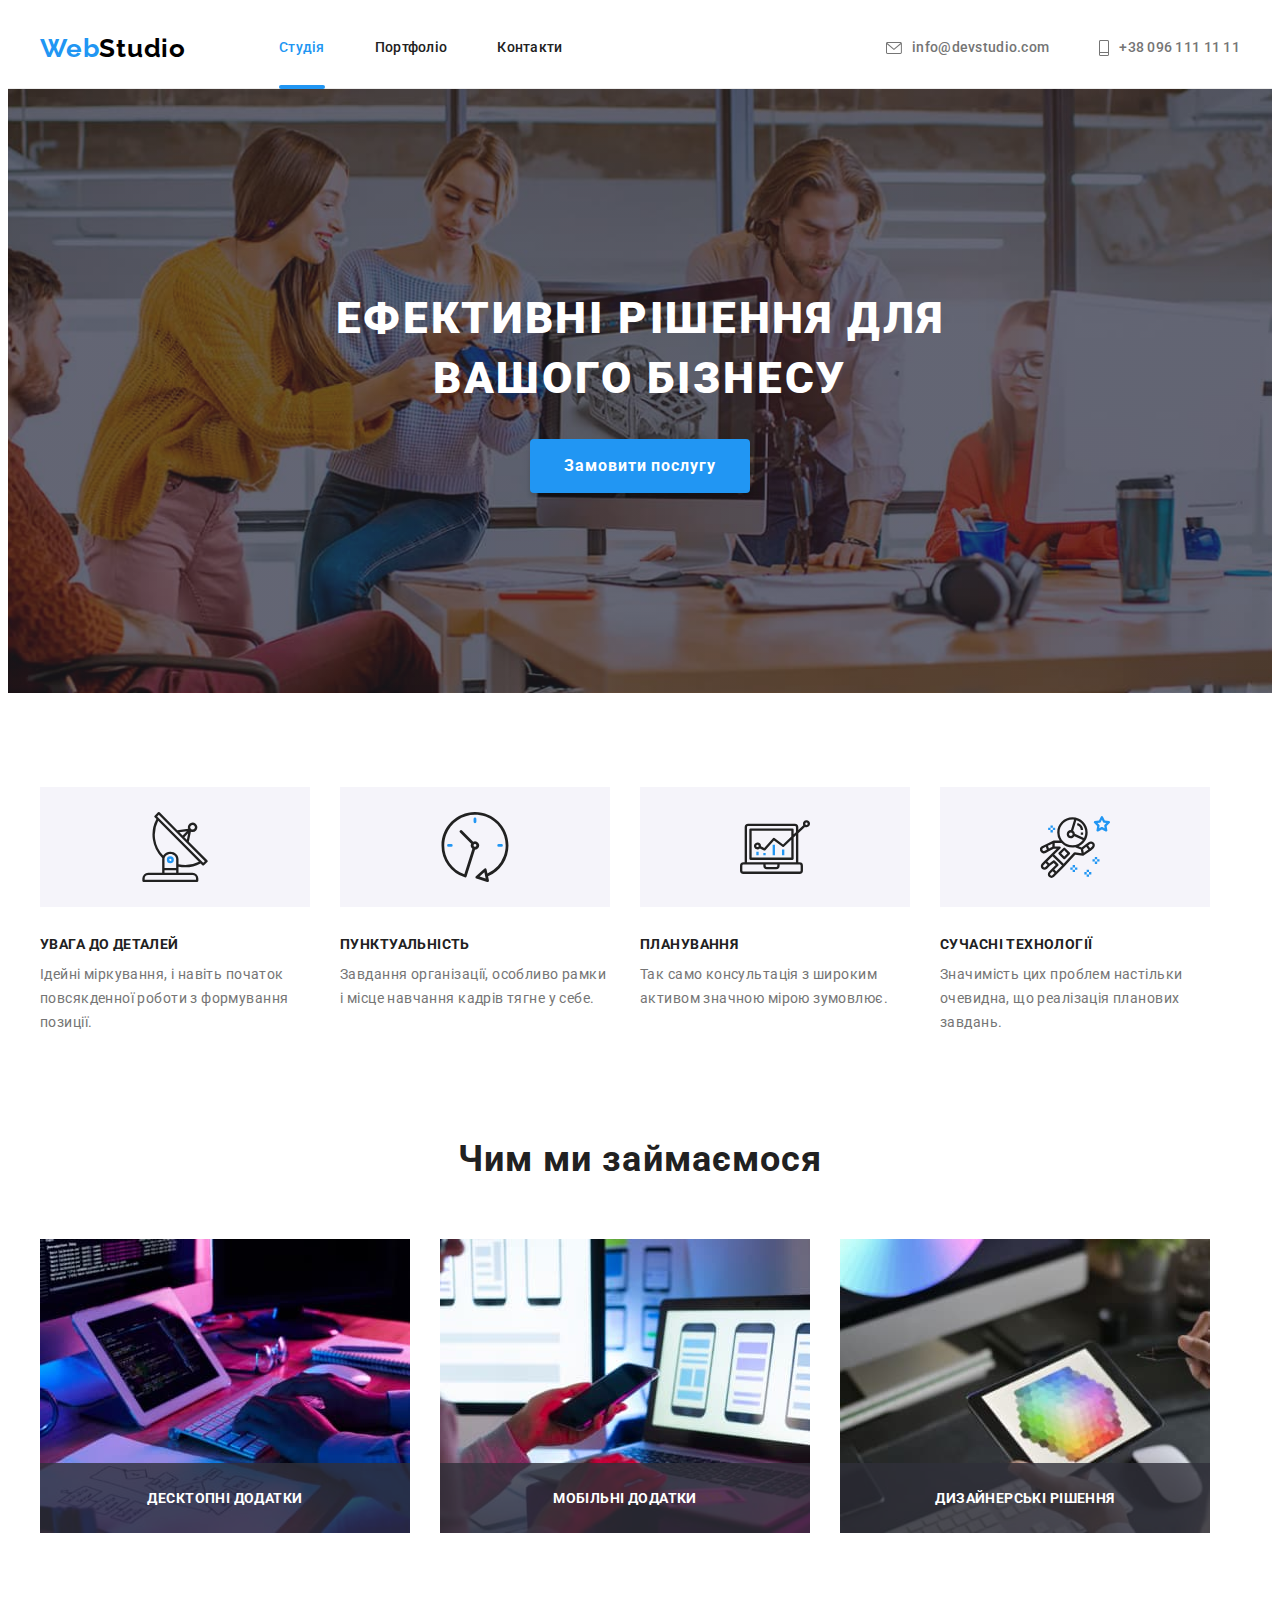
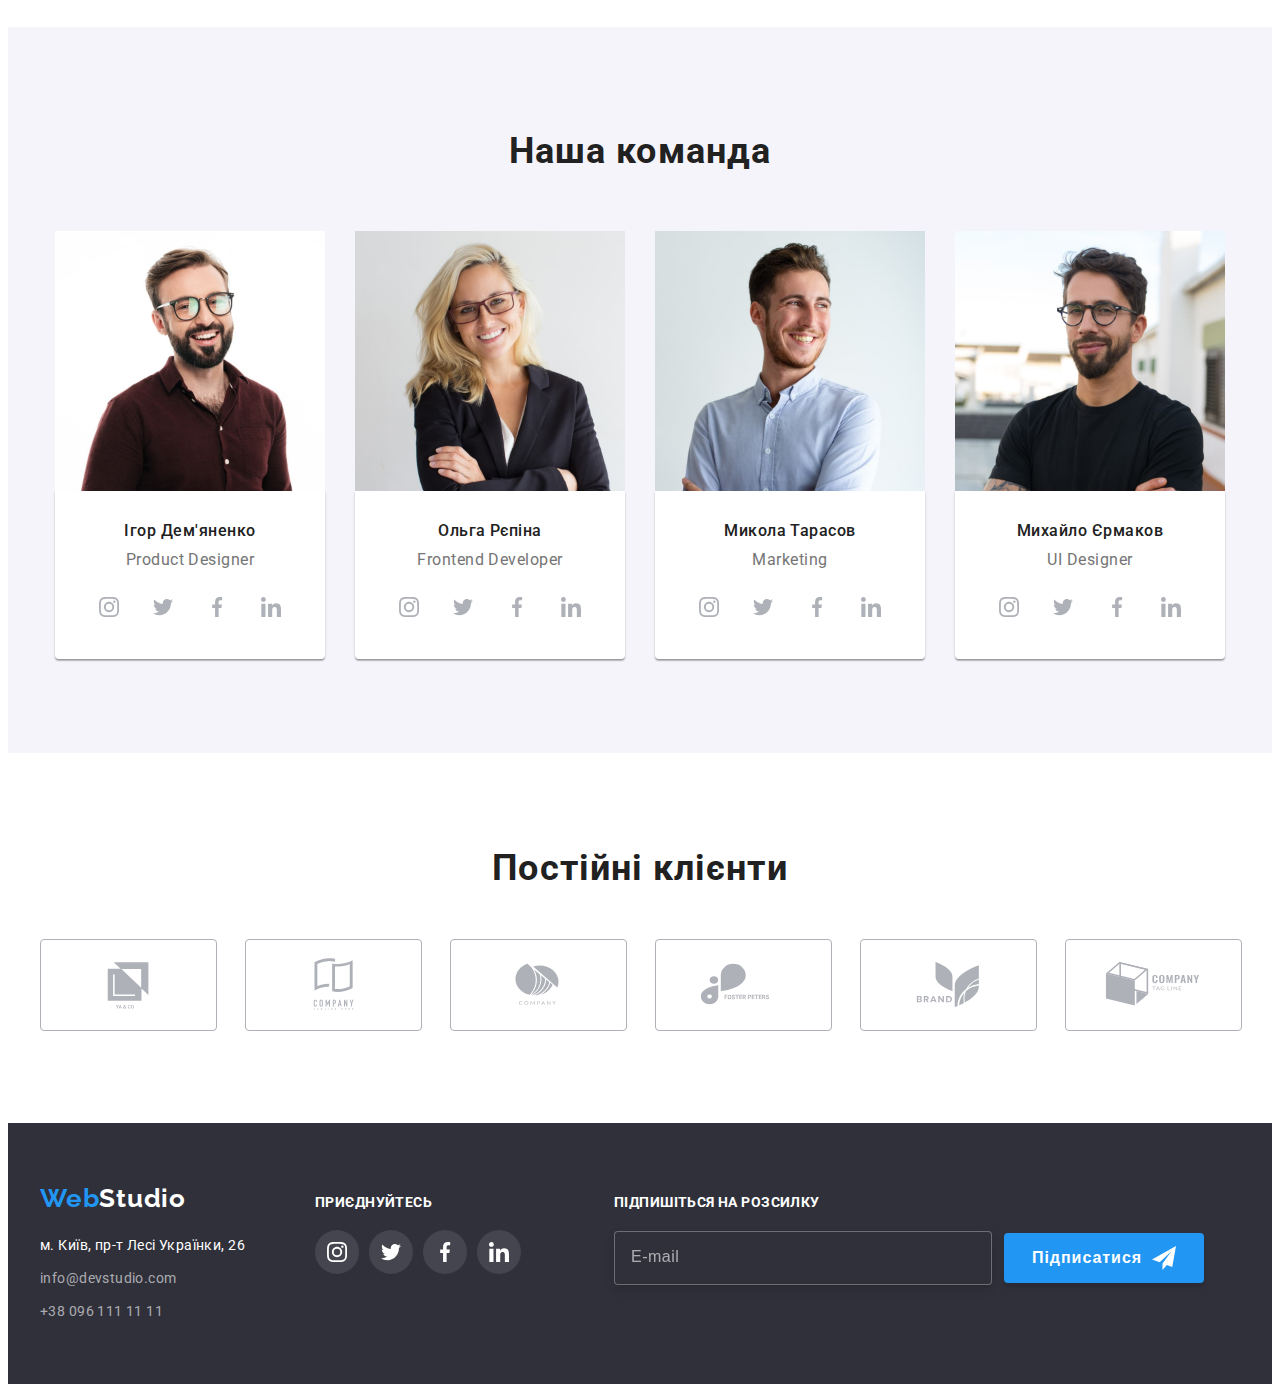
<file: index.html>
<!DOCTYPE html>
<html lang="uk-UA">
  <head>
    <meta charset="UTF-8" />
    <meta http-equiv="X-UA-Compatible" content="IE=edge" />
    <meta name="viewport" content="width=device-width, initial-scale=1.0" />
    <title>WebStudio</title>
    <link rel="preconnect" href="https://fonts.googleapis.com" />
    <link rel="preconnect" href="https://fonts.gstatic.com" crossorigin />
    <link
      href="https://fonts.googleapis.com/css2?family=Raleway:wght@700&family=Roboto:wght@400;500;700;900&display=swap"
      rel="stylesheet"
    />
    <link
      rel="stylesheet"
      href="https://cdnjs.cloudflare.com/ajax/libs/modern-normalize/1.1.0/modern-normalize.min.css"
      integrity="sha512-wpPYUAdjBVSE4KJnH1VR1HeZfpl1ub8YT/NKx4PuQ5NmX2tKuGu6U/JRp5y+Y8XG2tV+wKQpNHVUX03MfMFn9Q=="
      crossorigin="anonymous"
      referrerpolicy="no-referrer"
    />
    <link rel="stylesheet" href="./styles/styles.css" />
  </head>
  <body>
    <header class="header border-line">
      <div class="container header-container">
        <nav class="header-navigation">
          <a class="header-logo link" href="./index.html">
            <span class="web">Web</span><span class="studio">Studio</span>
          </a>
          <ul class="header-list list">
            <li class="header-item">
              <a class="header-link current link" href="./index.html">Студія</a>
            </li>
            <li class="header-item">
              <a class="header-link link" href="./portfolio.html">Портфоліо</a>
            </li>
            <li class="header-item">
              <a class="header-link link" href="#">Контакти</a>
            </li>
          </ul>
        </nav>
        <ul class="contacts list">
          <li class="header-item">
            <a class="header-mail link" href="mailto:info@devstudio.com"
              ><svg class="link-icon" width="16" height="12">
                <use href="./images/icons-svg.svg#icon-envelope"></use>
              </svg>
              info@devstudio.com</a
            >
          </li>
          <li class="header-item">
            <a class="header-tel link" href="tel:+380961111111"
              ><svg class="link-icon" width="10" height="16">
                <use href="./images/icons-svg.svg#icon-Vector"></use>
              </svg>
              +38 096 111 11 11
            </a>
          </li>
        </ul>
      </div>
    </header>
    <main>
      <section class="hero">
        <div class="container">
          <h1 class="hero-title">Ефективні рішення для вашого бізнесу</h1>
          <button class="hero-btn btn" type="button" data-modal-open>
            Замовити послугу
          </button>
        </div>
      </section>
      <section class="sectinon-tex">
        <div class="container">
          <h2 class="visually-hidden">Наша особливість</h2>
          <ul class="our-list">
            <li class="our-item list">
              <div class="icon-wrap">
                <svg class="image-icon" width="270" height="120">
                  <use href="./images/icons-svg.svg#icon-antenna-1"></use>
                </svg>
              </div>
              <h3 class="section-title">Увага до деталей</h3>
              <p class="after-title">
                Ідейні міркування, і навіть початок повсякденної роботи з
                формування позиції.
              </p>
            </li>
            <li class="our-item list">
              <div class="icon-wrap">
                <svg class="image-icon" width="270" height="120">
                  <use href="./images/icons-svg.svg#icon-clock-1"></use>
                </svg>
              </div>
              <h3 class="section-title">Пунктуальність</h3>
              <p class="after-title">
                Завдання організації, особливо рамки і місце навчання кадрів
                тягне у себе.
              </p>
            </li>
            <li class="our-item list">
              <div class="icon-wrap">
                <svg class="image-icon" width="270" height="120">
                  <use href="./images/icons-svg.svg#icon-diagram"></use>
                </svg>
              </div>
              <h3 class="section-title">Планування</h3>
              <p class="after-title">
                Так само консультація з широким активом значною мірою зумовлює.
              </p>
            </li>
            <li class="our-item list">
              <div class="icon-wrap">
                <svg class="image-icon" width="270" height="120">
                  <use href="./images/icons-svg.svg#icon-astronaut-1"></use>
                </svg>
              </div>
              <h3 class="section-title">Сучасні технології</h3>
              <p class="after-title">
                Значимість цих проблем настільки очевидна, що реалізація
                планових завдань.
              </p>
            </li>
          </ul>
        </div>
      </section>
      <section class="section-do">
        <div class="container">
          <h2 class="image-title">Чим ми займаємося</h2>
          <ul class="image-item">
            <li class="image-list list">
              <div class="do-top-wrap">
                <img
                  src="./images/img.jpg"
                  alt="computer"
                  width="370"
                  height="294"
                />
                <p class="do-top-tex">Десктопні додатки</p>
              </div>
            </li>
            <li class="image-list list">
              <div class="do-top-wrap">
                <img
                  src="./images/img2.jpg"
                  alt="phone"
                  width="370"
                  height="294"
                />
                <p class="do-top-tex">Мобільні додатки</p>
              </div>
            </li>
            <li class="image-list list">
              <div class="do-top-wrap">
                <img
                  src="./images/img3.jpg"
                  alt="tablet"
                  width="370"
                  height="294"
                />
                <p class="do-top-tex">Дизайнерські рішення</p>
              </div>
            </li>
          </ul>
        </div>
      </section>
      <section class="our-team">
        <div class="container">
          <h2 class="team-title list">Наша команда</h2>
          <ul class="team-list">
            <li class="team-image list">
              <img
                src="./images/img4.jpg"
                alt="product designer"
                width="270"
                height="260"
              />
              <div class="containar-tex">
                <h3 class="name-title">Ігор Дем'яненко</h3>
                <p class="profession">Product Designer</p>
                <ul class="team-soc-list list">
                  <li class="team-soc-item">
                    <a
                      href=""
                      class="team-soc-link link"
                      target="_blank"
                      rel="noopener noreferrer nofollow"
                    >
                      <svg class="team-soc-icon" width="20" height="20">
                        <use href="./images/icons-svg.svg#icon-instagram"></use>
                      </svg>
                    </a>
                  </li>
                  <li class="team-soc-item">
                    <a
                      href=""
                      class="team-soc-link link"
                      target="_blank"
                      rel="noopener noreferrer nofollow"
                      ><svg class="team-soc-icon" width="20" height="20">
                        <use href="./images/icons-svg.svg#icon-twitter"></use>
                      </svg>
                    </a>
                  </li>
                  <li class="team-soc-item">
                    <a
                      href=""
                      class="team-soc-link link"
                      target="_blank"
                      rel="noopener noreferrer nofollow"
                      ><svg class="team-soc-icon" width="20" height="20">
                        <use href="./images/icons-svg.svg#icon-facebook"></use>
                      </svg>
                    </a>
                  </li>
                  <li class="team-soc-item">
                    <a
                      href=""
                      class="team-soc-link link"
                      target="_blank"
                      rel="noopener noreferrer nofollow"
                      ><svg class="team-soc-icon" width="20" height="20">
                        <use href="./images/icons-svg.svg#icon-linkedin"></use>
                      </svg>
                    </a>
                  </li>
                </ul>
              </div>
            </li>
            <li class="team-image list">
              <img
                src="./images/img5.jpg"
                alt="frontend developer"
                width="270"
                height="260"
              />
              <div class="containar-tex">
                <h3 class="name-title">Ольга Рєпіна</h3>
                <p class="profession">Frontend Developer</p>
                <ul class="team-soc-list list">
                  <li class="team-soc-item">
                    <a
                      href=""
                      class="team-soc-link link"
                      target="_blank"
                      rel="noopener noreferrer nofollow"
                    >
                      <svg class="team-soc-icon" width="20" height="20">
                        <use href="./images/icons-svg.svg#icon-instagram"></use>
                      </svg>
                    </a>
                  </li>
                  <li class="team-soc-item">
                    <a
                      href=""
                      class="team-soc-link link"
                      target="_blank"
                      rel="noopener noreferrer nofollow"
                      ><svg class="team-soc-icon" width="20" height="20">
                        <use href="./images/icons-svg.svg#icon-twitter"></use>
                      </svg>
                    </a>
                  </li>
                  <li class="team-soc-item">
                    <a
                      href=""
                      class="team-soc-link link"
                      target="_blank"
                      rel="noopener noreferrer nofollow"
                      ><svg class="team-soc-icon" width="20" height="20">
                        <use href="./images/icons-svg.svg#icon-facebook"></use>
                      </svg>
                    </a>
                  </li>
                  <li class="team-soc-item">
                    <a
                      href=""
                      class="team-soc-link link"
                      target="_blank"
                      rel="noopener noreferrer nofollow"
                      ><svg class="team-soc-icon" width="20" height="20">
                        <use href="./images/icons-svg.svg#icon-linkedin"></use>
                      </svg>
                    </a>
                  </li>
                </ul>
              </div>
            </li>
            <li class="team-image list">
              <img
                src="./images/img6.jpg"
                alt="marketing"
                width="270"
                height="260"
              />
              <div class="containar-tex">
                <h3 class="name-title">Микола Тарасов</h3>
                <p class="profession">Marketing</p>
                <ul class="team-soc-list list">
                  <li class="team-soc-item">
                    <a
                      href=""
                      class="team-soc-link link"
                      target="_blank"
                      rel="noopener noreferrer nofollow"
                    >
                      <svg class="team-soc-icon" width="20" height="20">
                        <use href="./images/icons-svg.svg#icon-instagram"></use>
                      </svg>
                    </a>
                  </li>
                  <li class="team-soc-item">
                    <a
                      href=""
                      class="team-soc-link link"
                      target="_blank"
                      rel="noopener noreferrer nofollow"
                      ><svg class="team-soc-icon" width="20" height="20">
                        <use href="./images/icons-svg.svg#icon-twitter"></use>
                      </svg>
                    </a>
                  </li>
                  <li class="team-soc-item">
                    <a
                      href=""
                      class="team-soc-link link"
                      target="_blank"
                      rel="noopener noreferrer nofollow"
                      ><svg class="team-soc-icon" width="20" height="20">
                        <use href="./images/icons-svg.svg#icon-facebook"></use>
                      </svg>
                    </a>
                  </li>
                  <li class="team-soc-item">
                    <a
                      href=""
                      class="team-soc-link link"
                      target="_blank"
                      rel="noopener noreferrer nofollow"
                      ><svg class="team-soc-icon" width="20" height="20">
                        <use href="./images/icons-svg.svg#icon-linkedin"></use>
                      </svg>
                    </a>
                  </li>
                </ul>
              </div>
            </li>
            <li class="team-image list">
              <img
                src="./images/img7.jpg"
                alt="ui designer"
                width="270"
                height="260"
              />
              <div class="containar-tex">
                <h3 class="name-title">Михайло Єрмаков</h3>
                <p class="profession">UI Designer</p>
                <ul class="team-soc-list list">
                  <li class="team-soc-item">
                    <a
                      href=""
                      class="team-soc-link link"
                      target="_blank"
                      rel="noopener noreferrer nofollow"
                    >
                      <svg class="team-soc-icon" width="20" height="20">
                        <use href="./images/icons-svg.svg#icon-instagram"></use>
                      </svg>
                    </a>
                  </li>
                  <li class="team-soc-item">
                    <a
                      href=""
                      class="team-soc-link link"
                      target="_blank"
                      rel="noopener noreferrer nofollow"
                      ><svg class="team-soc-icon" width="20" height="20">
                        <use href="./images/icons-svg.svg#icon-twitter"></use>
                      </svg>
                    </a>
                  </li>
                  <li class="team-soc-item">
                    <a
                      href=""
                      class="team-soc-link link"
                      target="_blank"
                      rel="noopener noreferrer nofollow"
                      ><svg class="team-soc-icon" width="20" height="20">
                        <use href="./images/icons-svg.svg#icon-facebook"></use>
                      </svg>
                    </a>
                  </li>
                  <li class="team-soc-item">
                    <a
                      href=""
                      class="team-soc-link link"
                      target="_blank"
                      rel="noopener noreferrer nofollow"
                      ><svg class="team-soc-icon" width="20" height="20">
                        <use href="./images/icons-svg.svg#icon-linkedin"></use>
                      </svg>
                    </a>
                  </li>
                </ul>
              </div>
            </li>
          </ul>
        </div>
      </section>
      <section class="regular-customers">
        <div class="container">
          <h2 class="customers-title">Постійні клієнти</h2>
          <ul class="customers-soc-list list">
            <li class="customers-soc-item">
              <a href="" class="customers-soc-linc link">
                <svg class="customers-soc-icon" width="106" height="60">
                  <use href="./images/icons-svg.svg#icon-Logo"></use>
                </svg>
              </a>
            </li>
            <li class="customers-soc-item">
              <a href="" class="customers-soc-linc link">
                <svg class="customers-soc-icon" width="106" height="60">
                  <use href="./images/icons-svg.svg#icon-Logo-1"></use>
                </svg>
              </a>
            </li>
            <li class="customers-soc-item">
              <a href="" class="customers-soc-linc link">
                <svg class="customers-soc-icon" width="106" height="60">
                  <use href="./images/icons-svg.svg#icon-Logo-2"></use>
                </svg>
              </a>
            </li>
            <li class="customers-soc-item">
              <a href="" class="customers-soc-linc link">
                <svg class="customers-soc-icon" width="106" height="60">
                  <use href="./images/icons-svg.svg#icon-Logo-3"></use>
                </svg>
              </a>
            </li>
            <li class="customers-soc-item">
              <a href="" class="customers-soc-linc link">
                <svg class="customers-soc-icon" width="106" height="60">
                  <use href="./images/icons-svg.svg#icon-Logo-4"></use>
                </svg>
              </a>
            </li>
            <li class="customers-soc-item">
              <a href="" class="customers-soc-linc link">
                <svg class="customers-soc-icon" width="106" height="60">
                  <use href="./images/icons-svg.svg#icon-Logo-5"></use>
                </svg>
              </a>
            </li>
          </ul>
        </div>
      </section>
    </main>
    <footer class="footer-site">
      <div class="container container-footer">
        <div class="footer-logo-container">
          <a class="footer-logo link" href="./index.html">
            <span class="web">Web</span><span class="span-studio">Studio</span>
          </a>
          <address class="addres-contacts">
            <ul class="contacts-list list">
              <li class="contacts-item">
                <a
                  class="contacts-map-linc link"
                  href="https://goo.gl/maps/CPtrU1FHBa2aNyZL9"
                  target="_blank"
                  rel="noopener noreferrer nofollow"
                  >м. Київ, пр-т Лесі Українки, 26</a
                >
              </li>
              <li class="contacts-item">
                <a class="footer-mail link" href="mailto:info@devstudio.com"
                  >info@devstudio.com</a
                >
              </li>
              <li class="contacts-item">
                <a class="footer-tel link" href="tel:+380961111111"
                  >+38 096 111 11 11</a
                >
              </li>
            </ul>
          </address>
        </div>
        <div class="container-soc">
          <p class="footer-title-link">приєднуйтесь</p>
          <ul class="footer-soc-list list">
            <li class="footer-soc-item">
              <a
                href=""
                class="footer-soc-link link"
                target="_blank"
                rel="noopener noreferrer nofollow"
              >
                <svg class="footer-soc-icon" width="20" height="20">
                  <use href="./images/icons-svg.svg#icon-instagram"></use>
                </svg>
              </a>
            </li>
            <li class="footer-soc-item">
              <a
                href=""
                class="footer-soc-link link"
                target="_blank"
                rel="noopener noreferrer nofollow"
              >
                <svg class="footer-soc-icon" width="20" height="20">
                  <use href="./images/icons-svg.svg#icon-twitter"></use>
                </svg>
              </a>
            </li>
            <li class="footer-soc-item">
              <a
                href=""
                class="footer-soc-link link"
                target="_blank"
                rel="noopener noreferrer nofollow"
              >
                <svg class="footer-soc-icon" width="20" height="20">
                  <use href="./images/icons-svg.svg#icon-facebook"></use>
                </svg>
              </a>
            </li>
            <li class="footer-soc-item">
              <a
                href=""
                class="footer-soc-link link"
                target="_blank"
                rel="noopener noreferrer nofollow"
              >
                <svg class="footer-soc-icon" width="20" height="20">
                  <use href="./images/icons-svg.svg#icon-linkedin"></use>
                </svg>
              </a>
            </li>
          </ul>
        </div>
        <div class="footer-subscription">
          <p class="subscription-tex">Підпишіться на розсилку</p>
          <form class="footer-form">
            <div class="footer-fail">
              <label for="telegram-mail" class="footer-lable"></label>
              <input
                type="text"
                name="telegram-mail"
                class="footer-imput"
                required
                id="telegram-mail"
                placeholder="E-mail"
              />
            </div>
            <button type="submit" class="btn-ikon">
              Підписатися<svg class="btn-send" width="24" height="24">
                <use href="./images/icons-svg.svg#send"></use>
              </svg>
            </button>
          </form>
        </div>
      </div>
    </footer>
    <div class="backdrop is-hidden" data-modal>
      <div class="modal">
        <button type="button" class="modal-close" data-modal-close>
          <svg class="modal-close-icone" width="18" height="18">
            <use href="./images/icons-svg.svg#icon-close"></use>
          </svg>
        </button>
        <p class="modal-title">Залиште свої дані, ми вам передзвонимо</p>
        <form class="modal-form">
          <div class="modal-field">
            <label for="user-name" class="input-lable">Ім'я</label>
            <div class="input-wrap">
              <input
                type="text"
                name="user-name"
                class="modal-input"
                required
                id="user-name"
              /><svg class="modal-imput-icon" width="18" height="18">
                <use href="./images/icons-svg.svg#icon-person-black"></use>
              </svg>
            </div>
          </div>
          <div class="modal-field">
            <label for="user-tel" class="input-lable">Телефон</label>
            <div class="input-wrap">
              <input
                type="tel"
                name="user-tel"
                class="modal-input"
                required
                id="user-tel"
              /><svg class="modal-imput-icon" width="18" height="18">
                <use href="./images/icons-svg.svg#icon-phone-black"></use>
              </svg>
            </div>
          </div>
          <div class="modal-field">
            <label for="user-mail" class="input-lable">Пошта</label>
            <div class="input-wrap">
              <input
                type="email"
                name="user-mail"
                class="modal-input"
                required
                id="user-mail"
              /><svg class="modal-imput-icon" width="18" height="18">
                <use href="./images/icons-svg.svg#icon-email-black"></use>
              </svg>
            </div>
          </div>
          <div class="textarea-wrap">
            <label for="user-coment" class="input-lable">Коментар</label>
            <textarea
              name="user-coment"
              id="user-coment"
              class="modal-text"
              placeholder="Введіть текст"
            ></textarea>
          </div>
          <div class="conditions-contract">
            <input
              type="checkbox"
              name="click"
              id="click"
              class="click-input visually-hidden"
            />
            <label for="click" class="click-lable">
              <span class="span-ikon">
                <svg width="16" height="15" class="conditions-icon">
                  <use href="./images/icons-svg.svg#check"></use>
                </svg>
              </span>
              <span class="click-text">
                Погоджуюся з розсилкою та приймаю
                <a href="#" class="conditions-link link">Умови договору</a>
              </span>
            </label>
          </div>
          <button type="submit" class="button-form">Відправити</button>
        </form>
      </div>
    </div>
    <script src="./js/modal.js"></script>
  </body>
</html>
</file>
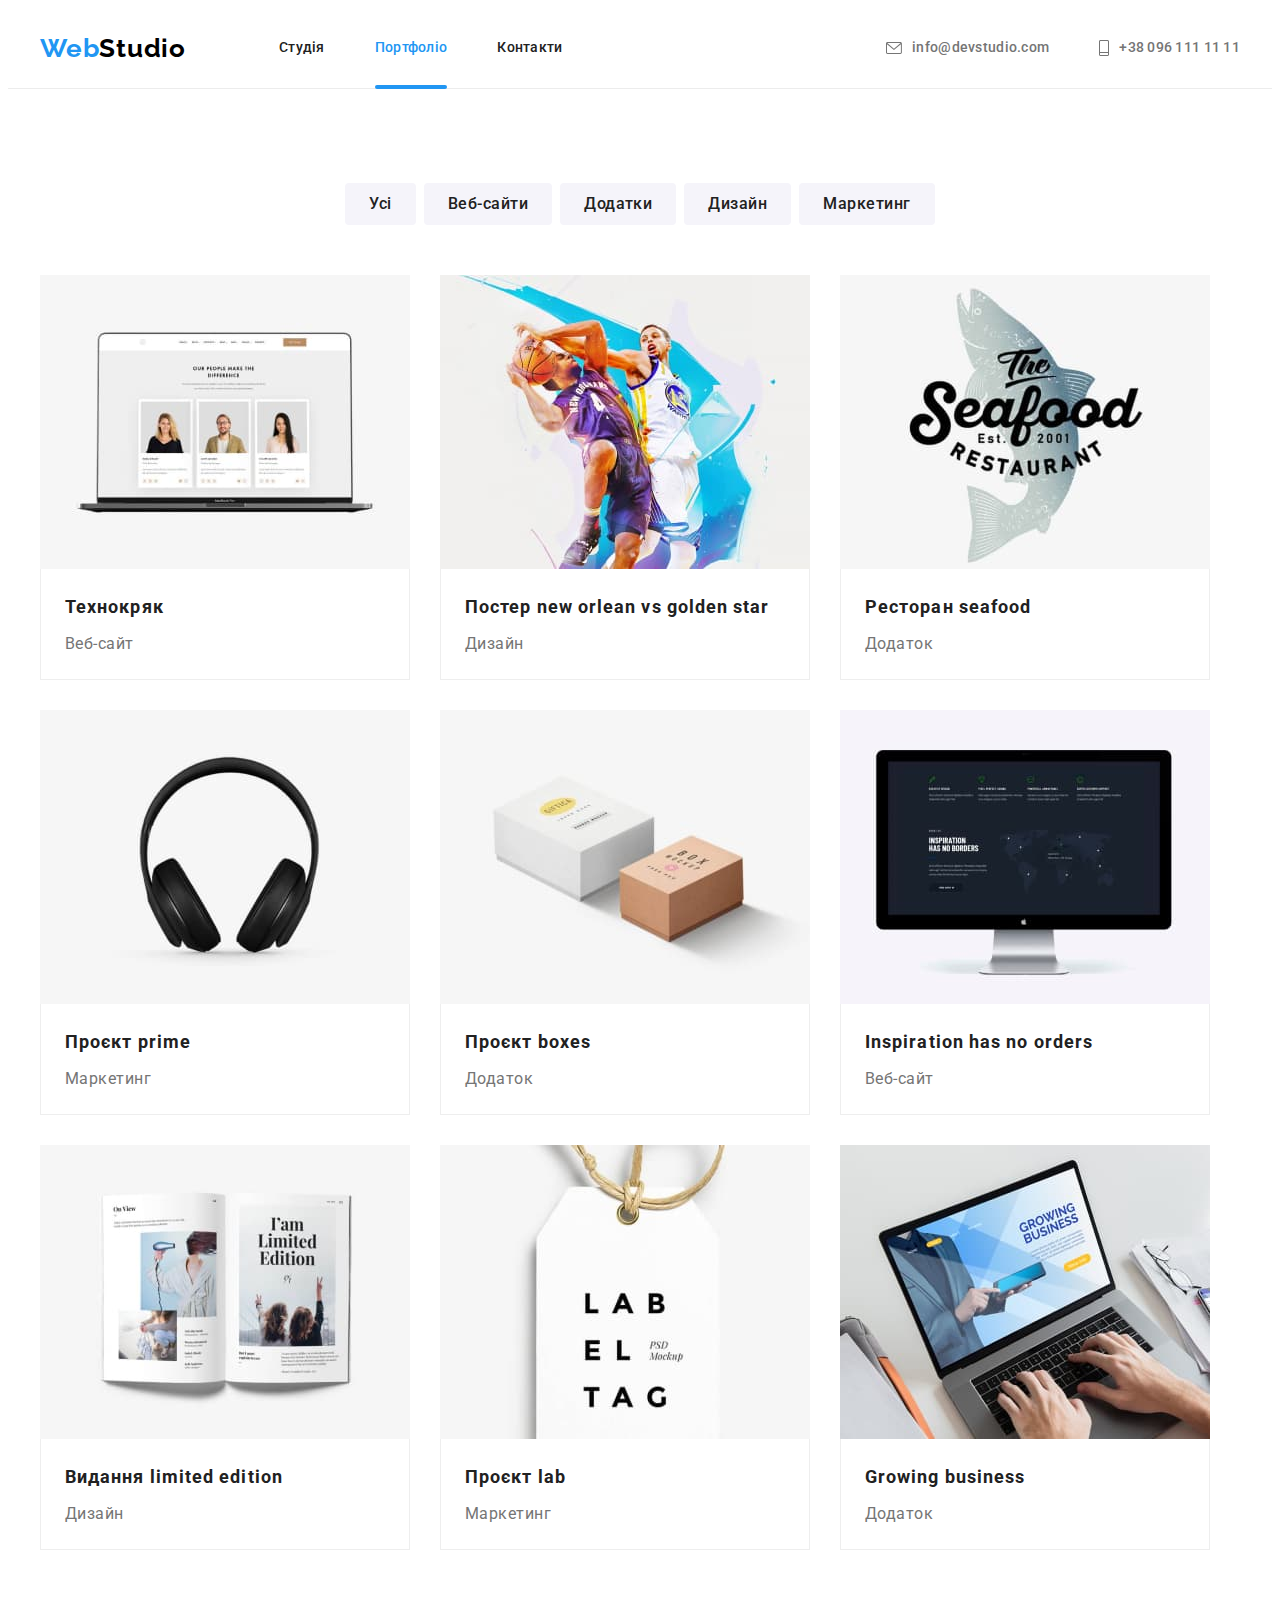
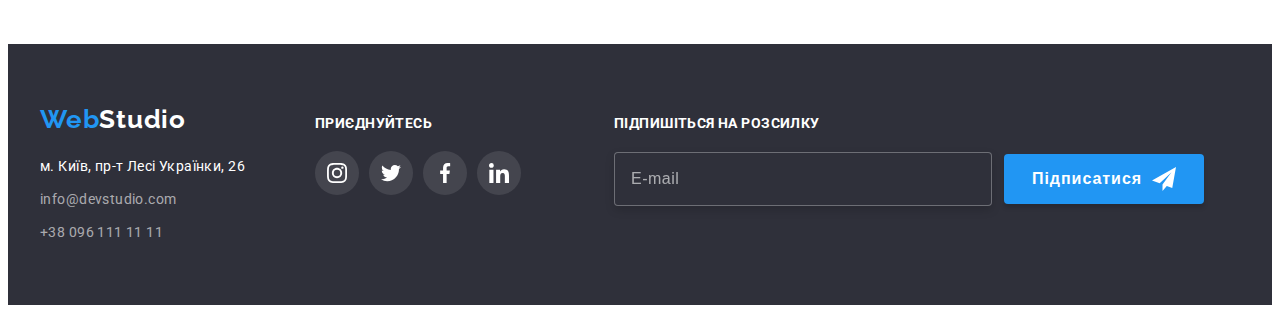
<file: portfolio.html>
<!DOCTYPE html>
<html lang="uk-UA">
  <head>
    <meta charset="UTF-8" />
    <meta http-equiv="X-UA-Compatible" content="IE=edge" />
    <meta name="viewport" content="width=device-width, initial-scale=1.0" />
    <title>WebStudio</title>
    <link rel="preconnect" href="https://fonts.googleapis.com" />
    <link rel="preconnect" href="https://fonts.gstatic.com" crossorigin />
    <link
      href="https://fonts.googleapis.com/css2?family=Raleway:wght@700&family=Roboto:wght@400;500;700;900&display=swap"
      rel="stylesheet"
    />
    <link
      rel="stylesheet"
      href="https://cdnjs.cloudflare.com/ajax/libs/modern-normalize/1.1.0/modern-normalize.min.css"
      integrity="sha512-wpPYUAdjBVSE4KJnH1VR1HeZfpl1ub8YT/NKx4PuQ5NmX2tKuGu6U/JRp5y+Y8XG2tV+wKQpNHVUX03MfMFn9Q=="
      crossorigin="anonymous"
      referrerpolicy="no-referrer"
    />
    <link rel="stylesheet" href="./styles/styles.css" />
  </head>
  <body>
    <header class="header border-line">
      <div class="container header-container">
        <nav class="header-navigation">
          <a class="header-logo link" href="./index.html">
            <span class="web">Web</span><span class="studio">Studio</span>
          </a>
          <ul class="header-list list">
            <li class="header-item">
              <a class="header-link link" href="./index.html">Студія</a>
            </li>
            <li class="header-item">
              <a class="header-link current link" href="./portfolio.html"
                >Портфоліо</a
              >
            </li>
            <li class="header-item">
              <a class="header-link link" href="#">Контакти</a>
            </li>
          </ul>
        </nav>
        <ul class="contacts list">
          <li class="header-item">
            <a class="header-mail link" href="mailto:info@devstudio.com"
              ><svg class="link-icon" width="16" height="12">
                <use href="./images/icons-svg.svg#icon-envelope"></use>
              </svg>
              info@devstudio.com</a
            >
          </li>
          <li class="header-item">
            <a class="header-tel link" href="tel:+380961111111"
              ><svg class="link-icon" width="10" height="16">
                <use href="./images/icons-svg.svg#icon-Vector"></use>
              </svg>
              +38 096 111 11 11
            </a>
          </li>
        </ul>
      </div>
    </header>
    <main>
      <section class="section-filters">
        <div class="container">
          <h1 class="visually-hidden">Фільтри</h1>
          <ul class="button-list list">
            <li class="btn-item">
              <button class="filters-btn p-btn" type="button">Усі</button>
            </li>
            <li class="btn-item">
              <button class="filters-btn p-btn" type="button">Веб-сайти</button>
            </li>
            <li class="btn-item">
              <button class="filters-btn p-btn" type="button">Додатки</button>
            </li>
            <li class="btn-item">
              <button class="filters-btn p-btn" type="button">Дизайн</button>
            </li>
            <li class="btn-item">
              <button class="filters-btn p-btn" type="button">Маркетинг</button>
            </li>
          </ul>
          <ul class="img-list">
            <li class="img-item list">
              <a class="img-link link" href="#"
                ><div class="list-top-wrap">
                  <img
                    src="./images/portfolio/portfolio1.jpg"
                    alt="computer"
                    width="370"
                    height="294"
                  />
                  <p class="tex-img-wrap">
                    Ресурс пропонує комплексні пропозиції з різним рівнем
                    функціоналу та сервісів. Все це дозволить відвідувачу
                    отримати вичерпні відомості про компанію чи приватну особу.
                  </p>
                </div>
                <div class="tex-padding">
                  <h2 class="title-img">Технокряк</h2>
                  <p class="img-tex">Веб-сайт</p>
                </div>
              </a>
            </li>
            <li class="img-item list">
              <a class="img-link link" href="#">
                <div class="list-top-wrap">
                  <img
                    src="./images/portfolio/portfolio2.jpg"
                    alt="basketboll"
                    width="370"
                    height="294"
                  />
                  <p class="tex-img-wrap">
                    Ресурс пропонує комплексні пропозиції з різним рівнем
                    функціоналу та сервісів. Все це дозволить відвідувачу
                    отримати вичерпні відомості про компанію чи приватну особу.
                  </p>
                </div>
                <div class="tex-padding">
                  <h2 class="title-img">Постер new orlean vs golden star</h2>
                  <p class="img-tex">Дизайн</p>
                </div>
              </a>
            </li>
            <li class="img-item list">
              <a class="img-link link" href="#">
                <div class="list-top-wrap">
                  <img
                    src="./images/portfolio/portfolio3.jpg"
                    alt="fish"
                    width="370"
                    height="294"
                  />
                  <p class="tex-img-wrap">
                    Ресурс пропонує комплексні пропозиції з різним рівнем
                    функціоналу та сервісів. Все це дозволить відвідувачу
                    отримати вичерпні відомості про компанію чи приватну особу.
                  </p>
                </div>
                <div class="tex-padding">
                  <h2 class="title-img">Ресторан seafood</h2>
                  <p class="img-tex">Додаток</p>
                </div>
              </a>
            </li>
            <li class="img-item list">
              <a class="img-link link" href="#">
                <div class="list-top-wrap">
                  <img
                    src="./images/portfolio/portfolio4.jpg"
                    alt="headphone"
                    width="370"
                    height="294"
                  />
                  <p class="tex-img-wrap">
                    Ресурс пропонує комплексні пропозиції з різним рівнем
                    функціоналу та сервісів. Все це дозволить відвідувачу
                    отримати вичерпні відомості про компанію чи приватну особу.
                  </p>
                </div>
                <div class="tex-padding">
                  <h2 class="title-img">Проєкт prime</h2>
                  <p class="img-tex">Маркетинг</p>
                </div>
              </a>
            </li>
            <li class="img-item list">
              <a class="img-link link" href="#"
                ><div class="list-top-wrap">
                  <img
                    src="./images/portfolio/portfolio5.jpg"
                    alt="boxes"
                    width="370"
                    height="294"
                  />
                  <p class="tex-img-wrap">
                    Ресурс пропонує комплексні пропозиції з різним рівнем
                    функціоналу та сервісів. Все це дозволить відвідувачу
                    отримати вичерпні відомості про компанію чи приватну особу.
                  </p>
                </div>
                <div class="tex-padding">
                  <h2 class="title-img">Проєкт boxes</h2>
                  <p class="img-tex">Додаток</p>
                </div>
              </a>
            </li>
            <li class="img-item list">
              <a class="img-link link" href="#"
                ><div class="list-top-wrap">
                  <img
                    src="./images/portfolio/portfolio6.jpg"
                    alt="monitor"
                    width="370"
                    height="294"
                  />
                  <p class="tex-img-wrap">
                    Ресурс пропонує комплексні пропозиції з різним рівнем
                    функціоналу та сервісів. Все це дозволить відвідувачу
                    отримати вичерпні відомості про компанію чи приватну особу.
                  </p>
                </div>
                <div class="tex-padding">
                  <h2 class="title-img">Inspiration has no orders</h2>
                  <p class="img-tex">Веб-сайт</p>
                </div>
              </a>
            </li>
            <li class="img-item list">
              <a class="img-link link" href="#"
                ><div class="list-top-wrap">
                  <img
                    src="./images/portfolio/portfolio7.jpg"
                    alt="book"
                    width="370"
                    height="294"
                  />
                  <p class="tex-img-wrap">
                    Ресурс пропонує комплексні пропозиції з різним рівнем
                    функціоналу та сервісів. Все це дозволить відвідувачу
                    отримати вичерпні відомості про компанію чи приватну особу.
                  </p>
                </div>
                <div class="tex-padding">
                  <h2 class="title-img">Видання limited edition</h2>
                  <p class="img-tex">Дизайн</p>
                </div>
              </a>
            </li>
            <li class="img-item list">
              <a class="img-link link" href="#"
                ><div class="list-top-wrap">
                  <img
                    src="./images/portfolio/portfolio8.jpg"
                    alt="badge"
                    width="370"
                    height="294"
                  />
                  <p class="tex-img-wrap">
                    Ресурс пропонує комплексні пропозиції з різним рівнем
                    функціоналу та сервісів. Все це дозволить відвідувачу
                    отримати вичерпні відомості про компанію чи приватну особу.
                  </p>
                </div>
                <div class="tex-padding">
                  <h2 class="title-img">Проєкт lab</h2>
                  <p class="img-tex">Маркетинг</p>
                </div>
              </a>
            </li>
            <li class="img-item list">
              <a class="img-link link" href="#"
                ><div class="list-top-wrap">
                  <img
                    src="./images/portfolio/portfolio9.jpg"
                    alt="laptop"
                    width="370"
                    height="294"
                  />
                  <p class="tex-img-wrap">
                    Ресурс пропонує комплексні пропозиції з різним рівнем
                    функціоналу та сервісів. Все це дозволить відвідувачу
                    отримати вичерпні відомості про компанію чи приватну особу.
                  </p>
                </div>
                <div class="tex-padding">
                  <h2 class="title-img">Growing business</h2>
                  <p class="img-tex">Додаток</p>
                </div>
              </a>
            </li>
          </ul>
        </div>
      </section>
    </main>
    <footer class="footer-site">
      <div class="container container-footer">
        <div class="footer-logo-container">
          <a class="footer-logo link" href="./index.html">
            <span class="web">Web</span><span class="span-studio">Studio</span>
          </a>
          <address class="addres-contacts">
            <ul class="contacts-list list">
              <li class="contacts-item">
                <a
                  class="contacts-map-linc link"
                  href="https://goo.gl/maps/CPtrU1FHBa2aNyZL9"
                  target="_blank"
                  rel="noopener noreferrer nofollow"
                  >м. Київ, пр-т Лесі Українки, 26</a
                >
              </li>
              <li class="contacts-item">
                <a class="footer-mail link" href="mailto:info@devstudio.com"
                  >info@devstudio.com</a
                >
              </li>
              <li class="contacts-item">
                <a class="footer-tel link" href="tel:+380961111111"
                  >+38 096 111 11 11</a
                >
              </li>
            </ul>
          </address>
        </div>
        <div class="container-soc">
          <p class="footer-title-link">приєднуйтесь</p>
          <ul class="footer-soc-list list">
            <li class="footer-soc-item">
              <a
                href=""
                class="footer-soc-link link"
                target="_blank"
                rel="noopener noreferrer nofollow"
              >
                <svg class="footer-soc-icon" width="20" height="20">
                  <use href="./images/icons-svg.svg#icon-instagram"></use>
                </svg>
              </a>
            </li>
            <li class="footer-soc-item">
              <a
                href=""
                class="footer-soc-link link"
                target="_blank"
                rel="noopener noreferrer nofollow"
              >
                <svg class="footer-soc-icon" width="20" height="20">
                  <use href="./images/icons-svg.svg#icon-twitter"></use>
                </svg>
              </a>
            </li>
            <li class="footer-soc-item">
              <a
                href=""
                class="footer-soc-link link"
                target="_blank"
                rel="noopener noreferrer nofollow"
              >
                <svg class="footer-soc-icon" width="20" height="20">
                  <use href="./images/icons-svg.svg#icon-facebook"></use>
                </svg>
              </a>
            </li>
            <li class="footer-soc-item">
              <a
                href=""
                class="footer-soc-link link"
                target="_blank"
                rel="noopener noreferrer nofollow"
              >
                <svg class="footer-soc-icon" width="20" height="20">
                  <use href="./images/icons-svg.svg#icon-linkedin"></use>
                </svg>
              </a>
            </li>
          </ul>
        </div>
        <div class="footer-subscription">
          <p class="subscription-tex">Підпишіться на розсилку</p>
          <form class="footer-form">
            <div class="footer-fail">
              <label for="telegram-mail" class="footer-lable"></label>
              <input
                type="text"
                name="telegram-mail"
                class="footer-imput"
                required
                id="telegram-mail"
                placeholder="E-mail"
              />
            </div>
            <button type="submit" class="btn-ikon">
              Підписатися<svg class="btn-send" width="24" height="24">
                <use href="./images/icons-svg.svg#send"></use>
              </svg>
            </button>
          </form>
        </div>
      </div>
    </footer>
  </body>
</html>
</file>
<file: styles/styles.css>
/* -------body------- */

body {
  font-family: "Roboto", sans-serif;
  background-color: var(--bac-tex-color);
  color: var(--header-list-color);
}

p,
h1,
h2,
h3,
h4,
h5,
h6 {
  margin: 0;
}
ul,
ol {
  margin: 0;
  padding-left: 0;
}
button {
  cursor: pointer;
}
address {
  font-style: normal;
}
img {
  display: block;
}
.list {
  list-style: none;
}

.link {
  text-decoration: none;
}

:root {
  --header-list-color: #212121;
  --accent-color: #2196f3;
  --paragraf-tex-color: #757575;
  --bac-tex-color: #ffffff;
  --bac-hero-color: #2f303a;
  --logo-web-color: #000000;
  --bac-our-color: #f5f4fa;
  --focus-btn-color: #188ce8;
  --footer-linc-color: #ffffff99;
}

.visually-hidden {
  position: absolute;
  white-space: nowrap;
  width: 1px;
  height: 1px;
  overflow: hidden;
  border: 0;
  padding: 0;
  clip: rect(0 0 0 0);
  clip-path: inset(50%);
  margin: -1px;
}

.container {
  width: 1200px;
  padding-left: 15px;
  padding-right: 15px;
  margin: 0 auto;
  /* outline: 2px solid red; */
}

/* -------header------- */

.header-link.current {
  color: var(--accent-color);
}

.header-container {
  display: flex;
  align-items: center;
}

.header-navigation {
  display: flex;
  align-items: center;
}

.border-line {
  border-bottom: 1px solid #ececec;
}

.header-logo {
  font-family: "Raleway", sans-serif;
  font-weight: 700;
  font-size: 26px;
  line-height: 1.19;
  letter-spacing: 0.03em;
  padding-top: 24px;
  padding-bottom: 24px;
  margin-right: 93px;
}

.web {
  color: var(--accent-color);
}

.studio {
  color: var(--logo-web-color);
}

.span-studio {
  color: var(--bac-tex-color);
}

.header-list.current {
  color: var(--accent-color);
}
.header-list {
  display: flex;
  gap: 50px;
}
.header-item {
  display: block;
  position: relative;
}

.header-link {
  font-weight: 500;
  font-size: 14px;
  line-height: 1.14;
  letter-spacing: 0.02em;
  color: var(--header-list-color);
  justify-content: center;
  gap: 50px;
  padding-top: 32px;
  padding-bottom: 32px;
  display: inline-block;
  transition: color 250ms cubic-bezier(0.4, 0, 0.2, 1);
}
.current::after {
  content: "";
  position: absolute;
  bottom: -1%;
  display: flex;
  width: 100%;
  height: 4px;
  border-radius: 2px;
  background: #2196f3;
}

.contacts {
  display: flex;
  margin-left: auto;
  gap: 50px;
  align-items: center;
}

.header-mail {
  font-weight: 500;
  font-size: 14px;
  line-height: 1.14;
  letter-spacing: 0.02em;
  padding-top: 32px;
  padding-bottom: 32px;
  color: var(--paragraf-tex-color);
  display: flex;
  align-items: center;
  justify-content: center;
  transition: color 250ms cubic-bezier(0.4, 0, 0.2, 1);
}

.header-tel {
  font-weight: 500;
  font-size: 14px;
  line-height: 1.14;
  letter-spacing: 0.02em;
  padding-top: 32px;
  padding-bottom: 32px;
  color: var(--paragraf-tex-color);
  display: flex;
  align-items: center;
  justify-content: center;
  transition: color 250ms cubic-bezier(0.4, 0, 0.2, 1);
}

.link-icon {
  fill: currentColor;
  margin-right: 10px;
}

.header-link:hover,
.header-link:focus,
.header-mail:hover,
.header-mail:focus,
.header-tel:hover,
.header-tel:focus {
  color: var(--accent-color);
}

/* -------hero------- */

.hero {
  background-color: #c4c4c4;
  padding-top: 200px;
  padding-bottom: 200px;
  text-align: center;
  background-image: linear-gradient(
      rgba(47, 48, 58, 0.4),
      rgba(47, 48, 58, 0.4)
    ),
    url(../images/hero-bg.jpg);
  background-repeat: no-repeat;
  background-position: center;
  max-width: 1600px;
  margin: 0 auto;
  background-size: cover;
}

.hero-title {
  font-weight: 900;
  font-size: 44px;
  line-height: 1.36;
  text-align: center;
  letter-spacing: 0.06em;
  text-transform: uppercase;
  color: var(--bac-tex-color);
  width: 696px;
  margin: 0 auto;
}

.hero-btn {
  background-color: var(--accent-color);
  box-shadow: 0px 4px 4px rgba(0, 0, 0, 0.15);
  border-radius: 4px;
  margin-top: 30px;
}

.btn {
  cursor: pointer;
  font-family: inherit;
  font-weight: 700;
  font-size: 16px;
  line-height: 1.88;
  border-color: transparent;
  letter-spacing: 0.06em;
  color: var(--bac-tex-color);
  padding: 10px 32px;
  transition: background-color 250ms cubic-bezier(0.4, 0, 0.2, 1);
}

.hero-btn:focus,
.hero-btn:hover {
  background-color: var(--focus-btn-color);
}

/* -------sectinon-tex------- */

.our-list {
  display: flex;
  gap: 30px;
}

.sectinon-tex {
  padding-top: 94px;
  padding-bottom: 94px;
  /* padding-bottom: 47px */
}

.section-title {
  font-weight: 700;
  font-size: 14px;
  line-height: 1.14;
  letter-spacing: 0.03em;
  text-transform: uppercase;
  margin-bottom: 10px;
  width: 270px;
}

.after-title {
  font-size: 14px;
  line-height: 1.71;
  letter-spacing: 0.03em;
  color: var(--paragraf-tex-color);
  width: 270px;
}

.icon-list {
  display: flex;
  justify-content: center;
  gap: 30px;
  align-items: center;
  margin-bottom: 30px;
}

.icon-wrap {
  height: 120px;
  display: flex;
  justify-content: center;
  align-items: center;
  background-color: var(--bac-our-color);
  margin-bottom: 30px;
}

.image-icon {
  width: 70px;
  height: 70px;
  fill: var(--header-list-color);
}

/* -------section-do------- */

.image-item {
  display: flex;
  gap: 30px;
}

.section-do {
  /* padding-top: 47px; */
  padding-bottom: 94px;
}

.image-title {
  font-weight: 700;
  font-size: 36px;
  line-height: 1.67;
  text-align: center;
  letter-spacing: 0.03em;
  margin-bottom: 50px;
}

.do-top-wrap {
  position: relative;
}

.do-top-tex {
  position: absolute;
  bottom: 0%;
  color: #ffffff;
  padding-bottom: 27px;
  padding-top: 27px;
  font-weight: 700;
  font-size: 14px;
  line-height: 16px;
  text-align: center;
  letter-spacing: 0.03em;
  text-transform: uppercase;
  background-color: rgba(47, 48, 58, 0.8);
  width: 100%;
}

/* -------our-team------- */

.our-team {
  background-color: var(--bac-our-color);
  padding-top: 94px;
  padding-bottom: 94px;
}

.team-list {
  display: flex;
  gap: 30px;
  justify-content: center;
}

.team-image {
  background-color: var(--bac-tex-color);
}

.team-title {
  font-weight: 700;
  font-size: 36px;
  line-height: 1.67;
  text-align: center;
  letter-spacing: 0.03em;
  margin-bottom: 50px;
}
.containar-tex {
  padding-bottom: 30px;
  padding-top: 30px;
  background: var(--bac-tex-color);
  /* material shadow v1 */
  box-shadow: 0px 1px 3px rgba(0, 0, 0, 0.12), 0px 1px 1px rgba(0, 0, 0, 0.14),
    0px 2px 1px rgba(0, 0, 0, 0.2);
  border-radius: 0px 0px 4px 4px;
}
.name-title {
  font-weight: 500;
  font-size: 16px;
  line-height: 1.19;
  /* identical to box height */
  text-align: center;
  letter-spacing: 0.03em;
  margin-bottom: 10px;
}

.profession {
  font-size: 16px;
  line-height: 1.19;
  /* identical to box height */
  text-align: center;
  letter-spacing: 0.03em;
  color: var(--paragraf-tex-color);
  margin-bottom: 16px;
}

.team-soc-list {
  display: flex;
  justify-content: center;
  gap: 10px;
}

.team-soc-item {
  width: 44px;
  height: 44px;
}

.team-soc-link {
  width: 100%;
  height: 100%;
  background-color: var(--bac-tex-color);
  border-radius: 50%;
  display: flex;
  align-items: center;
  justify-content: center;
  transition: background-color 250ms cubic-bezier(0.4, 0, 0.2, 1);
}

.team-soc-icon {
  fill: #afb1b8;
  transition: fill 250ms cubic-bezier(0.4, 0, 0.2, 1);
}

.team-soc-link:hover,
.team-soc-link:focus {
  background-color: var(--accent-color);
}

.team-soc-link:hover .team-soc-icon,
.team-soc-link:focus .team-soc-icon {
  fill: var(--bac-tex-color);
}

/* -------regular-customers------- */

.regular-customers {
  padding-top: 94px;
  padding-bottom: 94px;
}

.customers-title {
  font-weight: 700;
  font-size: 36px;
  line-height: 42px;
  text-align: center;
  letter-spacing: 0.03em;
  margin-bottom: 50px;
}

.customers-soc-list {
  display: flex;
  gap: 30px;
  justify-content: center;
}

.customers-soc-item {
  width: calc((100% - 150px) / 6);
  height: 90px;
}

.customers-soc-linc {
  width: 100%;
  height: 100%;
  border: 1px solid #afb1b8;
  border-radius: 4px;
  display: flex;
  align-items: center;
  justify-content: center;
  color: #afb1b8;
  transition: border 250ms cubic-bezier(0.4, 0, 0.2, 1),
    color 250ms cubic-bezier(0.4, 0, 0.2, 1);
}

.customers-soc-icon {
  fill: currentColor;
}

.customers-soc-linc:hover,
.customers-soc-linc:focus {
  border-color: var(--accent-color);
  color: var(--accent-color);
}

/* -------footer-site------- */

.footer-site {
  background-color: var(--bac-hero-color);
  padding-top: 60px;
  padding-bottom: 60px;
  display: flex;
  align-items: baseline;
}

.footer-logo {
  font-family: "Raleway", sans-serif;
  font-weight: 700;
  font-size: 26px;
  line-height: 1.19;
  /* identical to box height */
  letter-spacing: 0.03em;
  display: inline-block;
  margin-bottom: 20px;
}

.contacts-item:not(:last-child) {
  margin-bottom: 9px;
}
.footer-logo-container {
  margin-right: 70px;
}

.contacts-map-linc {
  font-style: normal;
  font-size: 14px;
  line-height: 1.71;
  /* or 171% */
  letter-spacing: 0.03em;
  color: var(--bac-tex-color);
  transition: color 250ms cubic-bezier(0.4, 0, 0.2, 1);
}

.footer-mail {
  font-style: normal;
  font-size: 14px;
  line-height: 1.71;
  /* or 171% */
  letter-spacing: 0.03em;
  color: var(--footer-linc-color);
  transition: color 250ms cubic-bezier(0.4, 0, 0.2, 1);
}

.footer-tel {
  font-style: normal;
  font-size: 14px;
  line-height: 1.71;
  /* or 171% */
  letter-spacing: 0.03em;
  color: var(--footer-linc-color);
  transition: color 250ms cubic-bezier(0.4, 0, 0.2, 1);
}

.container-footer {
  display: flex;
  align-items: baseline;
}

.footer-tel:hover,
.footer-tel:focus,
.footer-mail:hover,
.footer-mail:focus,
.contacts-map-linc:hover,
.contacts-map-linc:focus {
  color: var(--accent-color);
}
.container-soc {
  margin-right: 93px;
}
.footer-title-link {
  font-weight: 700;
  font-size: 14px;
  line-height: 16px;
  letter-spacing: 0.03em;
  text-transform: uppercase;
  color: var(--bac-tex-color);
  margin-bottom: 20px;
}

.footer-soc-list {
  display: flex;
  gap: 10px;
}

.footer-soc-item {
  width: 44px;
  height: 44px;
  display: flex;
  display: inline-block;
}

.footer-soc-link {
  width: 100%;
  height: 100%;
  background-color: rgba(255, 255, 255, 0.1);
  border-radius: 50%;
  display: flex;
  align-items: center;
  justify-content: center;
  color: var(--bac-tex-color);
  transition: background-color 250ms cubic-bezier(0.4, 0, 0.2, 1);
}

.footer-soc-icon {
  fill: currentColor;
  transition: fill 250ms cubic-bezier(0.4, 0, 0.2, 1);
}
.footer-soc-link:hover .footer-soc-icon,
.footer-soc-link:focus .footer-soc-icon {
  fill: var(--accent-color);
  fill: var(--bac-tex-color);
}
.footer-soc-link:hover,
.footer-soc-link:focus {
  background-color: var(--accent-color);
}
.footer-form {
  display: flex;
  gap: 12px;
  align-items: center;
}
.subscription-tex {
  font-weight: 700;
  font-size: 14px;
  line-height: 1.14;
  letter-spacing: 0.03em;
  text-transform: uppercase;
  color: var(--bac-tex-color);
  margin-bottom: 20px;
}

.footer-lable {
  display: flex;
}
.footer-imput {
  border: 1px solid rgba(255, 255, 255, 0.3);
  filter: drop-shadow(0px 4px 4px rgba(0, 0, 0, 0.15));
  border-radius: 4px;
  background-color: #2f303a;
  width: 358px;
  height: 50px;
  outline: transparent;
  padding-left: 16px;
  color: var(--bac-tex-color);
  transition: border 250ms cubic-bezier(0.4, 0, 0.2, 1);
}
.footer-imput::placeholder {
  font-size: 16px;
  line-height: 1.25;
  letter-spacing: 0.03em;
  color: rgba(255, 255, 255, 0.6);
  padding-left: 16;
}
.footer-imput:focus {
  border-color: var(--accent-color);
}

.btn-ikon {
  cursor: pointer;
  width: 200px;
  height: 50px;
  display: flex;
  align-items: center;
  justify-content: center;
  gap: 10px;
  font-weight: 700;
  font-size: 16px;
  line-height: 1.88;
  letter-spacing: 0.06em;
  color: var(--bac-tex-color);
  background-color: var(--accent-color);
  box-shadow: 0px 4px 4px rgba(0, 0, 0, 0.15);
  border-radius: 4px;
  border-color: transparent;
  transition: background-color 250ms cubic-bezier(0.4, 0, 0.2, 1);
}
.btn-send {
  width: 24px;
  height: 24px;
  fill: var(--bac-tex-color);
}
.btn-ikon:hover,
.btn-ikon:focus {
  background-color: var(--focus-btn-color);
}
/* -------portfolio------- */

.section-filters {
  padding-top: 94px;
  padding-bottom: 94px;
}

.button-list {
  display: flex;
  gap: 8px;
  justify-content: center;
}

.filters-btn {
  background: var(--bac-our-color);
}

.p-btn {
  font-family: inherit;
  cursor: pointer;
  border-color: transparent;
  font-weight: 500;
  font-size: 16px;
  line-height: 1.62;
  /* identical to box height, or 162% */
  text-align: center;
  letter-spacing: 0.03em;
  color: var(--header-list-color);
  border-radius: 4px;
  padding: 6px 22px;
  transition: color 250ms cubic-bezier(0.4, 0, 0.2, 1),
    background-color 250ms cubic-bezier(0.4, 0, 0.2, 1),
    box-shadow 250ms cubic-bezier(0.4, 0, 0.2, 1);
}

.filters-btn:focus,
.filters-btn:hover {
  background-color: var(--accent-color);
  color: var(--bac-tex-color);
  box-shadow: 0px 3px 1px rgba(0, 0, 0, 0.1), 0px 1px 2px rgba(0, 0, 0, 0.08),
    0px 2px 2px rgba(0, 0, 0, 0.12);
}

.button-list {
  margin-bottom: 50px;
}

/* -------img-list------- */

.img-list {
  display: flex;
  gap: 30px;
  flex-wrap: wrap;
}

.img-item {
  background-color: var(--bac-tex-color);
}

.title-img {
  font-weight: 700;
  font-size: 18px;
  line-height: 2;
  /* identical to box height, or 200% */
  letter-spacing: 0.06em;
  color: var(--header-list-color);
  margin-bottom: 4px;
}

.img-tex {
  font-size: 16px;
  line-height: 1.88;
  /* identical to box height, or 188% */
  letter-spacing: 0.03em;
  color: var(--paragraf-tex-color);
}

.tex-padding {
  padding: 20px 24px;
  border: 1px solid #eeeeee;
  border-top: transparent;
}

.img-link:focus,
.img-link:hover {
  box-shadow: 0px 3px 1px rgba(0, 0, 0, 0.1), 0px 1px 2px rgba(0, 0, 0, 0.08),
    0px 2px 2px rgba(0, 0, 0, 0.12);
}

.img-link {
  display: block;
  transition: box-shadow 250ms cubic-bezier(0.4, 0, 0.2, 1);
}

.list-top-wrap {
  position: relative;
  overflow: hidden;
}
.tex-img-wrap {
  position: absolute;
  top: 0%;
  color: #ffffff;
  font-weight: 400;
  font-size: 18px;
  line-height: 28px;
  letter-spacing: 0.03em;
  height: 100%;
  padding: 63px 24px;
  background-color: rgba(33, 150, 243, 0.9);
  transform: translateY(100%);
  transition: transform 250ms cubic-bezier(0.4, 0, 0.2, 1);
}
.img-link:hover .tex-img-wrap,
.img-link:focus .tex-img-wrap {
  transform: translateY(0%);
}
/* -------backdrop------- */

.backdrop {
  width: 100%;
  height: 100%;
  background-color: rgba(0, 0, 0, 0.2);
  position: fixed;
  top: 0%;
  transition: opacity 250ms linear, visibility 250ms linear;
}

.modal-close {
  width: 30px;
  height: 30px;
  background-color: transparent;
  border: 1px solid rgba(0, 0, 0, 0.1);
  border-radius: 50%;
  position: absolute;
  right: 8px;
  top: 8px;
  display: flex;
  align-items: center;
  justify-content: center;
  cursor: pointer;
}
.modal-close:hover,
.modal-close:focus {
  fill: var(--accent-color);
}

.backdrop.is-hidden {
  opacity: 0;
  visibility: hidden;
  pointer-events: none;
}

.modal {
  width: 528px;
  min-height: 581px;
  background-color: #ffffff;
  position: absolute;
  top: 50%;
  left: 50%;
  padding: 40px;
  border-radius: 4px;
  transform: translate(-50%, -50%) rotate(0) scale(1);
  transition: transform 250ms linear, border-radius 250ms linear;
  padding: 40px;
}
.backdrop.is-hidden .modal {
  transform: translate(-50%, -50%) rotate(120deg) scale(-0.5, 1);
  border-radius: 50%;
}
/* -------form-modal------- */

.modal-title {
  font-weight: 700;
  font-size: 20px;
  line-height: 23px;
  text-align: center;
  letter-spacing: 0.03em;
  color: #212121;
  margin-bottom: 12px;
}
.modal-field {
  margin-bottom: 10px;
}
.input-lable {
  display: flex;
  margin-bottom: 4px;
  font-size: 12px;
  line-height: 14px;
  letter-spacing: 0.01em;
  color: #757575;
}
.input-wrap {
  position: relative;
}
.modal-input {
  width: 100%;
  height: 40px;
  border: 1px solid rgba(33, 33, 33, 0.2);
  border-radius: 4px;
  padding-left: 30px;
  outline: transparent;
  transition: border 250ms cubic-bezier(0.4, 0, 0.2, 1);
}

.modal-imput-icon {
  position: absolute;
  left: 15px;
  top: 50%;
  transform: translateY(-50%);
  transition: fill 250ms cubic-bezier(0.4, 0, 0.2, 1);
}
.modal-input:focus {
  border-color: var(--accent-color);
}
.modal-input:focus + .modal-imput-icon {
  fill: var(--accent-color);
}
.textarea-wrap {
  margin-bottom: 20px;
}
.modal-text {
  width: 100%;
  height: 120px;
  border: 1px solid rgba(33, 33, 33, 0.2);
  border-radius: 4px;
  padding: 12px 16px;
  resize: none;
  outline: transparent;
  transition: border 250ms cubic-bezier(0.4, 0, 0.2, 1);
}
.modal-text::placeholder {
  font-size: 12px;
  line-height: 14px;
  letter-spacing: 0.01em;
  color: rgba(117, 117, 117, 0.5);
}
.modal-text:focus {
  border-color: var(--accent-color);
}

.conditions-contract {
  display: flex;
  margin-bottom: 30px;
  align-items: center;
  justify-content: center;
}

.click-lable .span-ikon {
  width: 16px;
  height: 15px;
  border: 2px solid #212121;
  border-radius: 3px;
  fill: transparent;
}
.span-ikon {
  display: flex;
  margin-right: 8.38px;
  align-items: center;
  justify-content: center;
}

.click-text {
  font-size: 14px;
  line-height: 1.71;
  letter-spacing: 0.03em;
  color: #757575;
}

.click-lable {
  display: flex;
  align-items: center;
  justify-content: center;
}

.click-input:checked + .click-lable .span-ikon {
  background-color: #2196f3;
  border-color: transparent;
  fill: #ffffff;
}

.conditions-link {
  font-size: 14px;
  line-height: 24px;
  letter-spacing: 0.03em;
  color: #2196f3;
  background: linear-gradient(
    90deg,
    rgba(33, 150, 243, 1) 0%,
    rgba(33, 150, 243, 1) 0%
  );
  background-position: 0 93%;
  background-size: 100% 1px;
  background-repeat: repeat-x;
}

.button-form {
  cursor: pointer;
  background-color: var(--accent-color);
  box-shadow: 0px 4px 4px rgba(0, 0, 0, 0.15);
  border-radius: 4px;
  border-color: transparent;
  font-weight: 700;
  font-size: 16px;
  line-height: 30px;
  display: flex;
  align-items: center;
  text-align: center;
  letter-spacing: 0.06em;
  color: var(--bac-tex-color);
  margin: auto;
  padding: 10px 52px;
}
</file>
